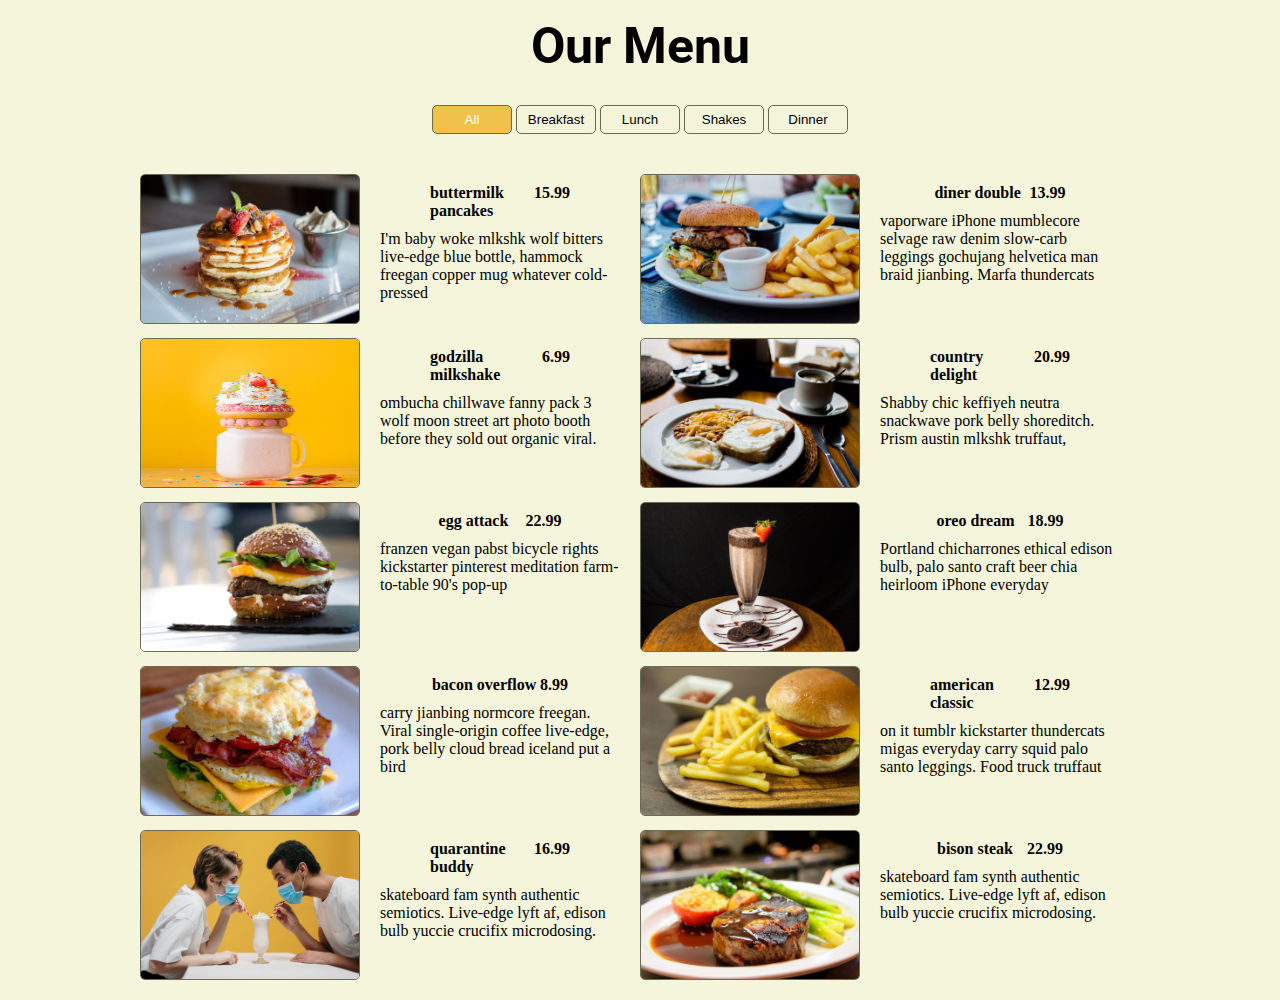
<file: index.html>
<!DOCTYPE html>
<html lang="en">
  <head>
    <meta charset="UTF-8" />
    <meta name="viewport" content="width=device-width, initial-scale=1.0" />
    <title>Document</title>
    <link rel="stylesheet" href="./style.css" />
    <link rel="preconnect" href="https://fonts.googleapis.com" />
    <link rel="preconnect" href="https://fonts.gstatic.com" crossorigin />
    <link
      href="https://fonts.googleapis.com/css2?family=Inter:wght@800&family=Jost&family=Manrope:wght@500;800&family=Poppins:wght@400;500&family=Roboto:ital@0;1&display=swap"
      rel="stylesheet"
    />
  </head>
  <body>
    <div class="container">
      <div>
        <h1 class="title">Our Menu</h1>
      </div>

      <div>
        <button id="all" class="active">All</button>
        <button id="breakfast">Breakfast</button>
        <button id="lunch">Lunch</button>
        <button id="shakes">Shakes</button>
        <button id="dinner">Dinner</button>
      </div>

      <div class="menu" id="menu"></div>
    </div>
    <script src="./index.js"></script>
  </body>
</html>
</file>
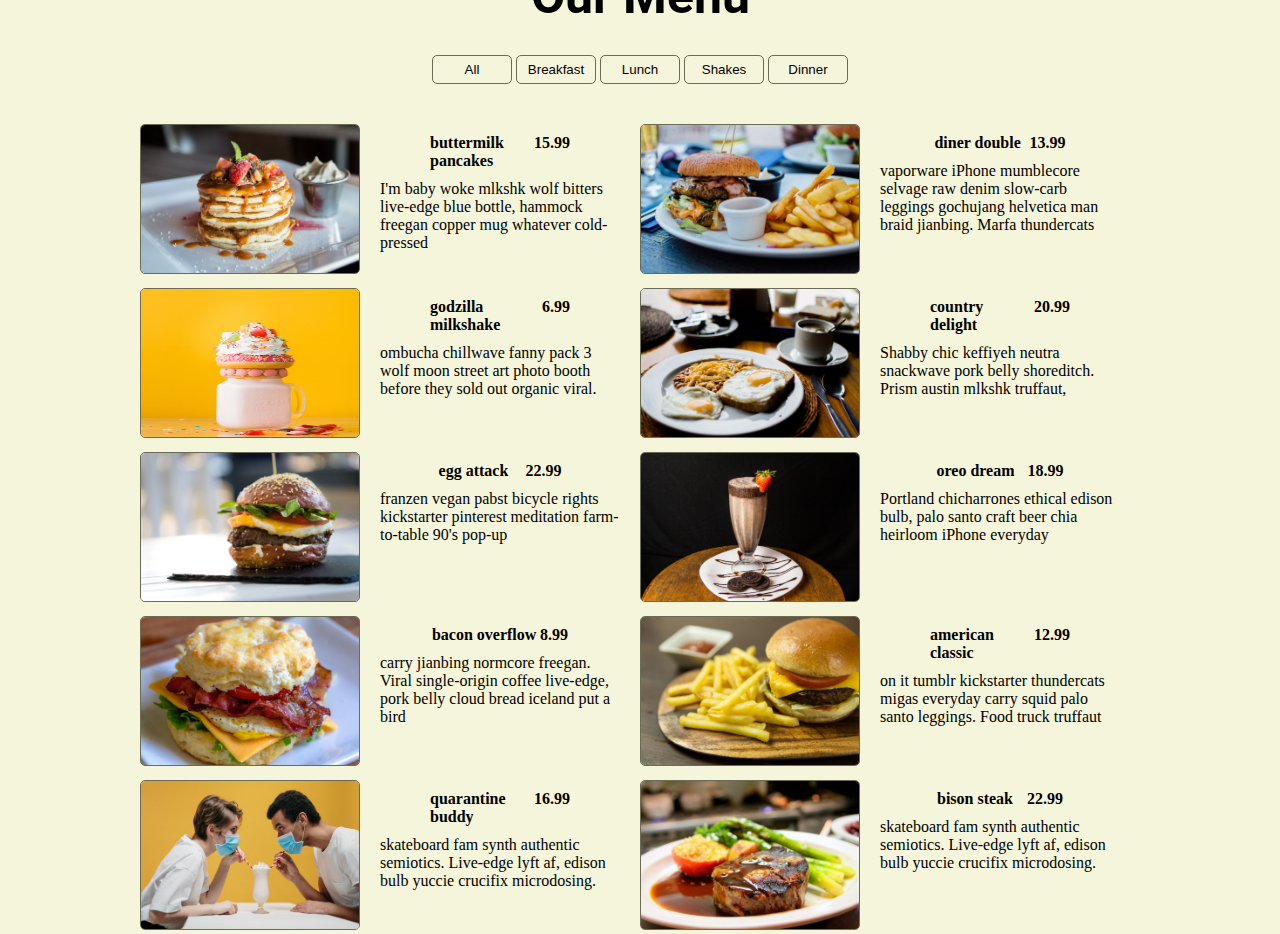
<file: menu/index.html>
<!DOCTYPE html>
<html lang="en">
  <head>
    <meta charset="UTF-8" />
    <meta name="viewport" content="width=device-width, initial-scale=1.0" />
    <title>Document</title>
    <link rel="stylesheet" href="./style.css" />
    <link rel="preconnect" href="https://fonts.googleapis.com" />
    <link rel="preconnect" href="https://fonts.gstatic.com" crossorigin />
    <link
      href="https://fonts.googleapis.com/css2?family=Inter:wght@800&family=Jost&family=Manrope:wght@500;800&family=Poppins:wght@400;500&family=Roboto:ital@0;1&display=swap"
      rel="stylesheet"
    />
  </head>
  <body>
    <div class="container">
      <div>
        <h1 class="title">Our Menu</h1>
      </div>

      <div>
        <button id="all">All</button>
        <button id="breakfast">Breakfast</button>
        <button id="lunch">Lunch</button>
        <button id="shakes">Shakes</button>
        <button id="dinner">Dinner</button>
      </div>

      <div class="menu" id="menu"></div>
    </div>
    <script src="./index.js"></script>
  </body>
</html>
</file>
<file: style.css>
* {
  margin: 0 auto;
  box-sizing: border-box;
  background-color: beige;
}

.container {
  height: 100vh;
  display: flex;

  margin: 50px;

  flex-direction: column;
  justify-content: center;

  align-items: center;

  gap: 30px;
}

.title {
  font-size: 50px;

  font-family: "Roboto", sans-serif;
}

button {
  height: 29px;

  width: 80px;

  border: 1px solid rgb(108, 108, 86);
  border-radius: 5px;

  color: Org(131, 131, 89);
}

.menu {
  width: 1000px;
  display: flex;
  flex-wrap: wrap;
}

.pancake {
  display: flex;
  width: 50%;
  margin-top: 10px;
}

.pancake-img {
  height: 150px;

  width: 220px;

  border: 1px solid rgb(108, 108, 86);
  border-radius: 5px;
}

.desc {
  padding: 10px 20px;
}

.active {
  background-color: #f0c14b;
  color: white;
}
</file>
<file: menu/style.css>
* {
  margin: 0 auto;
  box-sizing: border-box;
  background-color: beige;
}

.container {
  height: 100vh;
  display: flex;

  flex-direction: column;
  justify-content: center;

  align-items: center;

  gap: 30px;
}

.title {
  font-size: 50px;

  font-family: "Roboto", sans-serif;
}

button {
  height: 29px;

  width: 80px;

  border: 1px solid rgb(108, 108, 86);
  border-radius: 5px;

  color: Org(131, 131, 89);
}

.menu {
  width: 1000px;
  display: flex;
  flex-wrap: wrap;
}

.pancake {
  display: flex;
  width: 50%;
  margin-top: 10px;
}

.pancake-img {
  height: 150px;

  width: 220px;

  border: 1px solid rgb(108, 108, 86);
  border-radius: 5px;
}

.desc {
  padding: 10px 20px;
}
</file>
